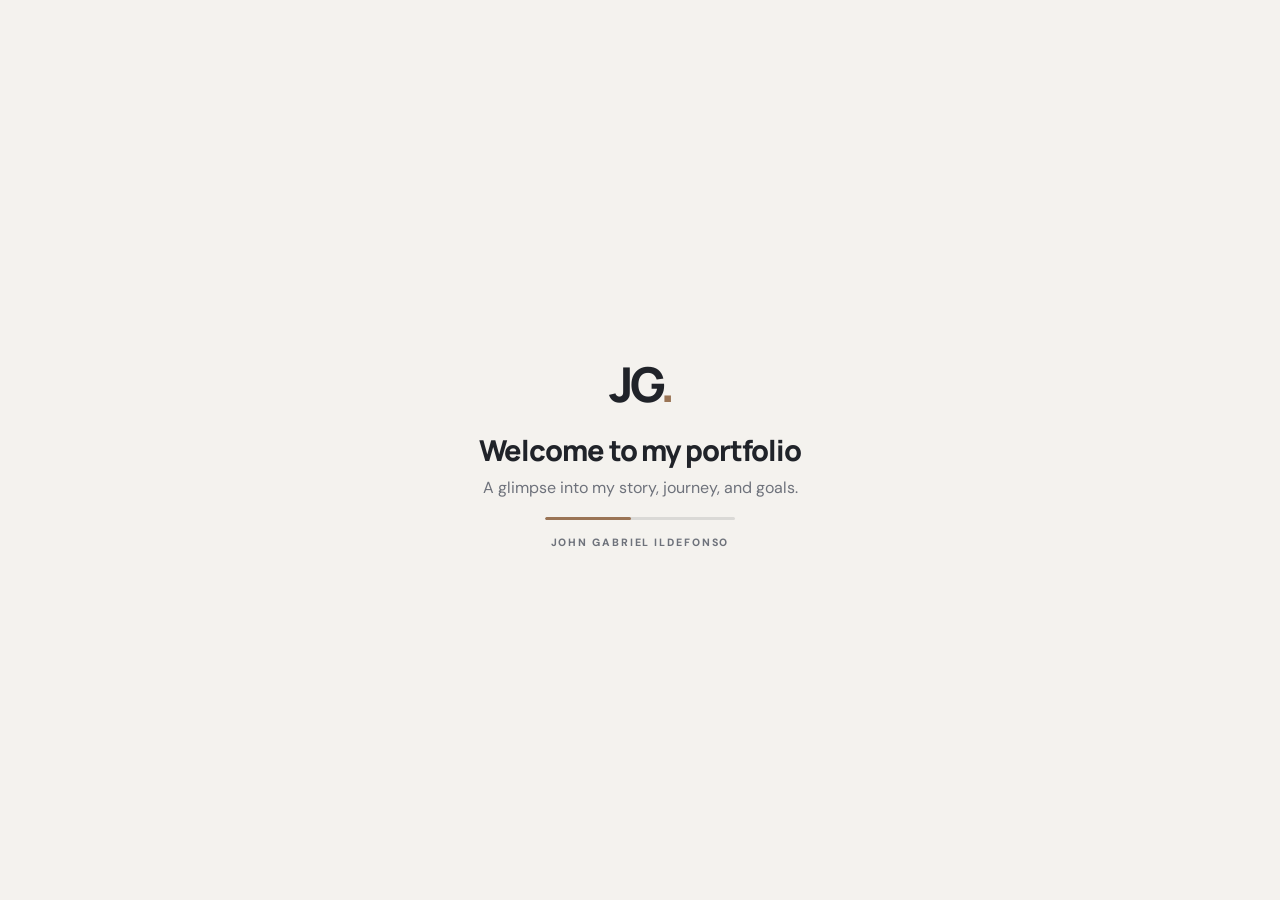
<file: index.html>
<!DOCTYPE html>
<html lang="en">

<head>
  <meta charset="UTF-8">
  <meta name="viewport" content="width=device-width, initial-scale=1.0">
  <meta name="description"
    content="The personal portfolio of John Gabriel Ildefonso, a first-year BS Information Technology student.">
  <title>John Gabriel Ildefonso | Home</title>
  <link rel="preconnect" href="https://fonts.googleapis.com">
  <link rel="preconnect" href="https://fonts.gstatic.com" crossorigin>
  <link
    href="https://fonts.googleapis.com/css2?family=DM+Sans:wght@400;500;600;700&family=Manrope:wght@400;500;600;700;800&display=swap"
    rel="stylesheet">
  <link rel="stylesheet" href="css/style.css">
  <script src="js/script.js" defer></script>
</head>

<body data-page="home">
  <div class="home-loader" id="homeLoader" aria-label="Loading portfolio" role="status">
    <div class="loader-mark">JG<span>.</span></div>
    <p class="loader-welcome">Welcome to my portfolio</p>
    <p class="loader-subtitle">A glimpse into my story, journey, and goals.</p>
    <div class="loader-track"><span></span></div><small>JOHN GABRIEL ILDEFONSO</small>
  </div>
  <div class="site-shell">
    <header class="site-header">
      <nav class="navbar" aria-label="Main navigation">
        <a class="logo" href="index.html" data-nav>JG<span>.</span></a>
        <button class="menu-toggle pressable" id="menuToggle" type="button" aria-label="Open navigation"
          aria-expanded="false">☰</button>
        <ul class="nav-links" id="navLinks">
          <li><a href="index.html" data-page-link="home" data-nav aria-current="page">Home</a></li>
          <li><a href="about.html" data-page-link="about" data-nav>Personal Information</a></li>
          <li><a href="education.html" data-page-link="education" data-nav>Achievements</a></li>
          <li><a href="family.html" data-page-link="family" data-nav>Family</a></li>
          <li><a href="contact.html" data-page-link="contact" data-nav>Contact</a></li>
          <li><button id="themeToggle" class="theme-toggle pressable" type="button" aria-label="Switch to dark mode"
              title="Switch theme">☾</button></li>
        </ul>
      </nav>
    </header>

    <main class="page-main home-main">
      <section class="page-content hero-page">
        <div class="hero-grid">
          <div class="hero-copy">
            <h1 class="home-greeting"><span class="greeting-line">Hi, I'm</span><br><span id="typing-name"
                class="typing-name" aria-label="John Gabriel Ildefonso">John Gabriel Ildefonso</span></h1>
            <div class="student-identity" aria-label="Academic information"><span class="identity-section">Black
                Section</span><span class="identity-class">CITCS 1F-B</span><span class="identity-track">Network and
                Security Track</span></div>
          </div>
          <div class="hero-visual">
            <div class="photo-frame tilt-card">
              <div class="photo-placeholder">
                <img src="images/profile.jpg" alt="Portrait of John Gabriel Ildefonso"
                  onerror="this.style.display='none'; this.parentElement.classList.add('no-photo');">
                <span class="placeholder-initials image-fallback">JG</span>
              </div>
              <div class="photo-caption"><span class="caption-mark">✳</span>
                <div><strong>John Gabriel Ildefonso</strong><small>Student • Aspiring IT Professional</small></div>
              </div>
            </div>
            <div class="orbit orbit-one"></div>
            <div class="orbit orbit-two"></div>
            <div class="floating-tag tag-top">Curious mind <span>✦</span></div>
            <div class="floating-tag tag-bottom"><span class="tag-dot"></span> Currently learning</div>
          </div>
        </div>
        <nav class="page-switcher" aria-label="Explore all portfolio pages">
          <span class="switcher-label">EXPLORE</span>
          <div class="switcher-links">
            <a href="index.html" data-nav data-page-link="home" aria-current="page">Home</a>
            <a href="about.html" data-nav data-page-link="about">Personal Information</a>
            <a href="education.html" data-nav data-page-link="education">Achievements</a>
            <a href="family.html" data-nav data-page-link="family">Family</a>
            <a href="contact.html" data-nav data-page-link="contact">Contact</a>
          </div>
        </nav>

        <div class="page-indicator">01 <span></span> 05</div>
      </section>
    </main>

    <footer class="site-footer">
      <a class="footer-logo" href="index.html" data-nav>JG<span>.</span></a>
      <p>Designed as a little corner of the internet to tell my story.</p>
      <small>© <span class="current-year"></span> John Gabriel Ildefonso.</small>
      <span class="footer-hint">USE THE MENU TO EXPLORE <b>↗</b></span>
    </footer>
  </div>
</body>

</html>
</file>
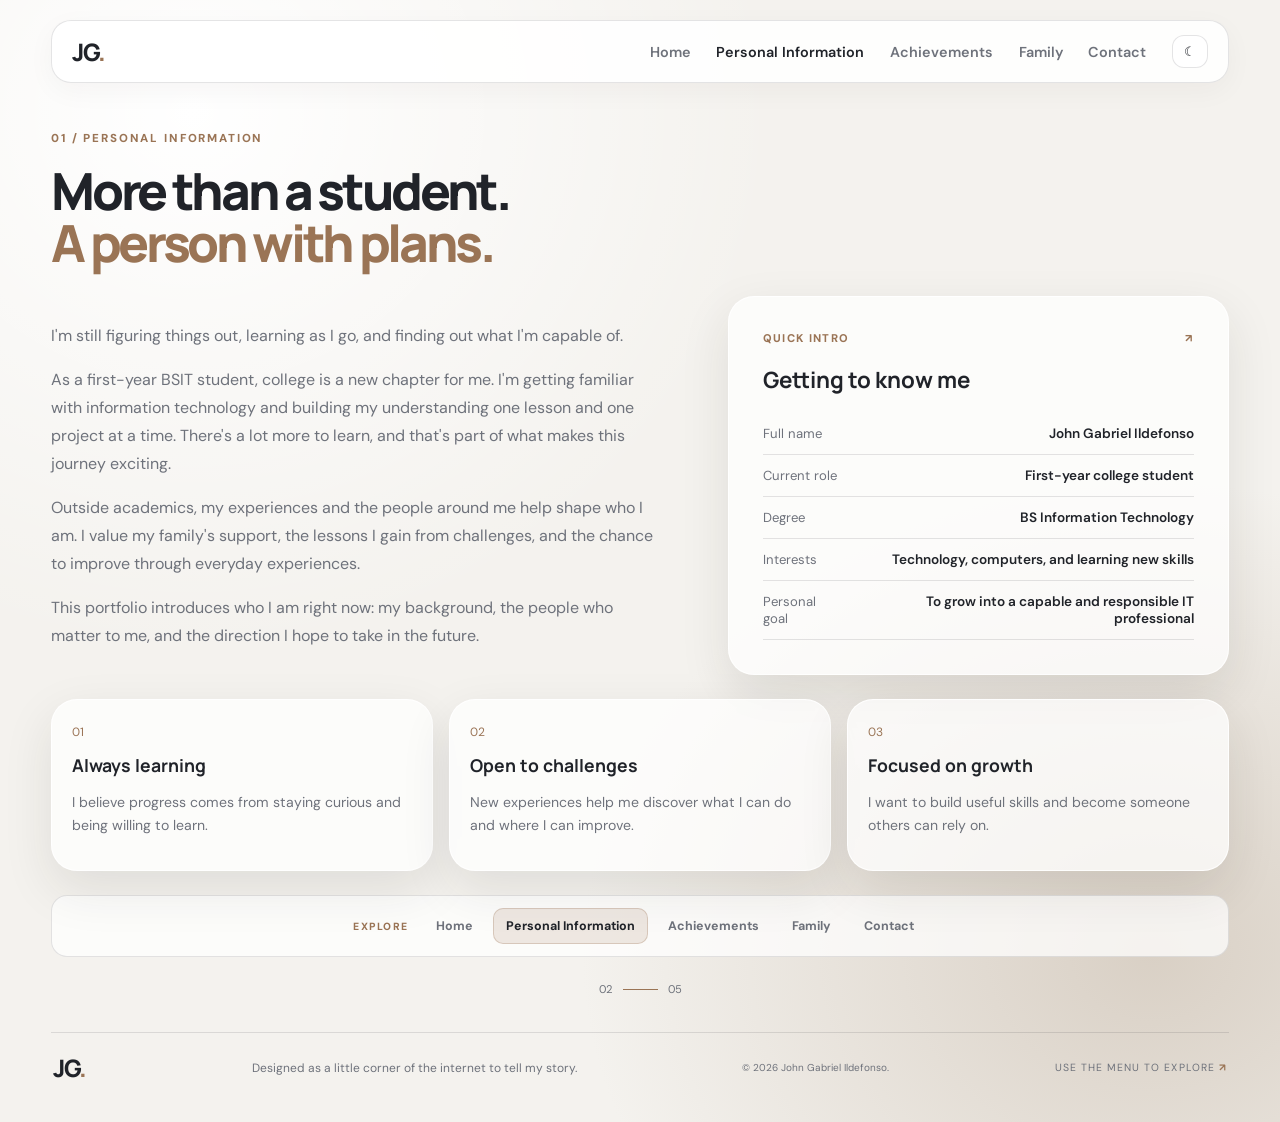
<file: about.html>
<!DOCTYPE html>
<html lang="en">

<head>
  <meta charset="UTF-8">
  <meta name="viewport" content="width=device-width, initial-scale=1.0">
  <meta name="description" content="Learn more about John Gabriel Ildefonso.">
  <title>John Gabriel Ildefonso | Personal Information</title>
  <link rel="preconnect" href="https://fonts.googleapis.com">
  <link rel="preconnect" href="https://fonts.gstatic.com" crossorigin>
  <link
    href="https://fonts.googleapis.com/css2?family=DM+Sans:wght@400;500;600;700&family=Manrope:wght@400;500;600;700;800&display=swap"
    rel="stylesheet">
  <link rel="stylesheet" href="css/style.css">
  <script src="js/script.js" defer></script>
</head>

<body data-page="about">
  <div class="site-shell">
    <header class="site-header">
      <nav class="navbar" aria-label="Main navigation">
        <a class="logo" href="index.html" data-nav>JG<span>.</span></a>
        <button class="menu-toggle pressable" id="menuToggle" type="button" aria-label="Open navigation"
          aria-expanded="false">☰</button>
        <ul class="nav-links" id="navLinks">
          <li><a href="index.html" data-page-link="home" data-nav>Home</a></li>
          <li><a href="about.html" data-page-link="about" data-nav aria-current="page">Personal Information</a></li>
          <li><a href="education.html" data-page-link="education" data-nav>Achievements</a></li>
          <li><a href="family.html" data-page-link="family" data-nav>Family</a></li>
          <li><a href="contact.html" data-page-link="contact" data-nav>Contact</a></li>
          <li><button id="themeToggle" class="theme-toggle pressable" type="button" aria-label="Switch to dark mode"
              title="Switch theme">☾</button></li>
        </ul>
      </nav>
    </header>

    <main class="page-main">
      <section class="page-content inner-page about-page">
        <div class="page-title">
          <p class="eyebrow">01 / PERSONAL INFORMATION</p>
          <h1>More than a student.<br><span>A person with plans.</span></h1>
        </div>
        <div class="about-layout">
          <article class="about-story">
            <p class="lead">I'm still figuring things out, learning as I go, and finding out what I'm capable of.</p>
            <p>As a first-year BSIT student, college is a new chapter for me. I'm getting familiar with information
              technology and building my understanding one lesson and one project at a time. There's a lot more to
              learn, and that's part of what makes this journey exciting.</p>
            <p>Outside academics, my experiences and the people around me help shape who I am. I value my family's
              support, the lessons I gain from challenges, and the chance to improve through everyday experiences.</p>
            <p>This portfolio introduces who I am right now: my background, the people who matter to me, and the
              direction I hope to take in the future.</p>
          </article>
          <aside class="profile-panel tilt-card">
            <div class="panel-top"><span>QUICK INTRO</span><span class="panel-icon">↗</span></div>
            <h2>Getting to know me</h2>
            <dl class="info-list">
              <div>
                <dt>Full name</dt>
                <dd>John Gabriel Ildefonso</dd>
              </div>
              <div>
                <dt>Current role</dt>
                <dd>First-year college student</dd>
              </div>
              <div>
                <dt>Degree</dt>
                <dd>BS Information Technology</dd>
              </div>
              <div>
                <dt>Interests</dt>
                <dd>Technology, computers, and learning new skills</dd>
              </div>
              <div>
                <dt>Personal goal</dt>
                <dd>To grow into a capable and responsible IT professional</dd>
              </div>
            </dl>
          </aside>
        </div>
        <div class="qualities">
          <div class="quality-card tilt-card"><span>01</span><strong>Always learning</strong>
            <p>I believe progress comes from staying curious and being willing to learn.</p>
          </div>
          <div class="quality-card tilt-card"><span>02</span><strong>Open to challenges</strong>
            <p>New experiences help me discover what I can do and where I can improve.</p>
          </div>
          <div class="quality-card tilt-card"><span>03</span><strong>Focused on growth</strong>
            <p>I want to build useful skills and become someone others can rely on.</p>
          </div>
        </div>
        <nav class="page-switcher" aria-label="Explore all portfolio pages">
          <span class="switcher-label">EXPLORE</span>
          <div class="switcher-links">
            <a href="index.html" data-nav data-page-link="home">Home</a>
            <a href="about.html" data-nav data-page-link="about" aria-current="page">Personal Information</a>
            <a href="education.html" data-nav data-page-link="education">Achievements</a>
            <a href="family.html" data-nav data-page-link="family">Family</a>
            <a href="contact.html" data-nav data-page-link="contact">Contact</a>
          </div>
        </nav>

        <div class="page-indicator">02 <span></span> 05</div>
      </section>
    </main>

    <footer class="site-footer"><a class="footer-logo" href="index.html" data-nav>JG<span>.</span></a>
      <p>Designed as a little corner of the internet to tell my story.</p><small>© <span class="current-year"></span>
        John Gabriel Ildefonso.</small><span class="footer-hint">USE THE MENU TO EXPLORE <b>↗</b></span>
    </footer>
  </div>
</body>

</html>
</file>
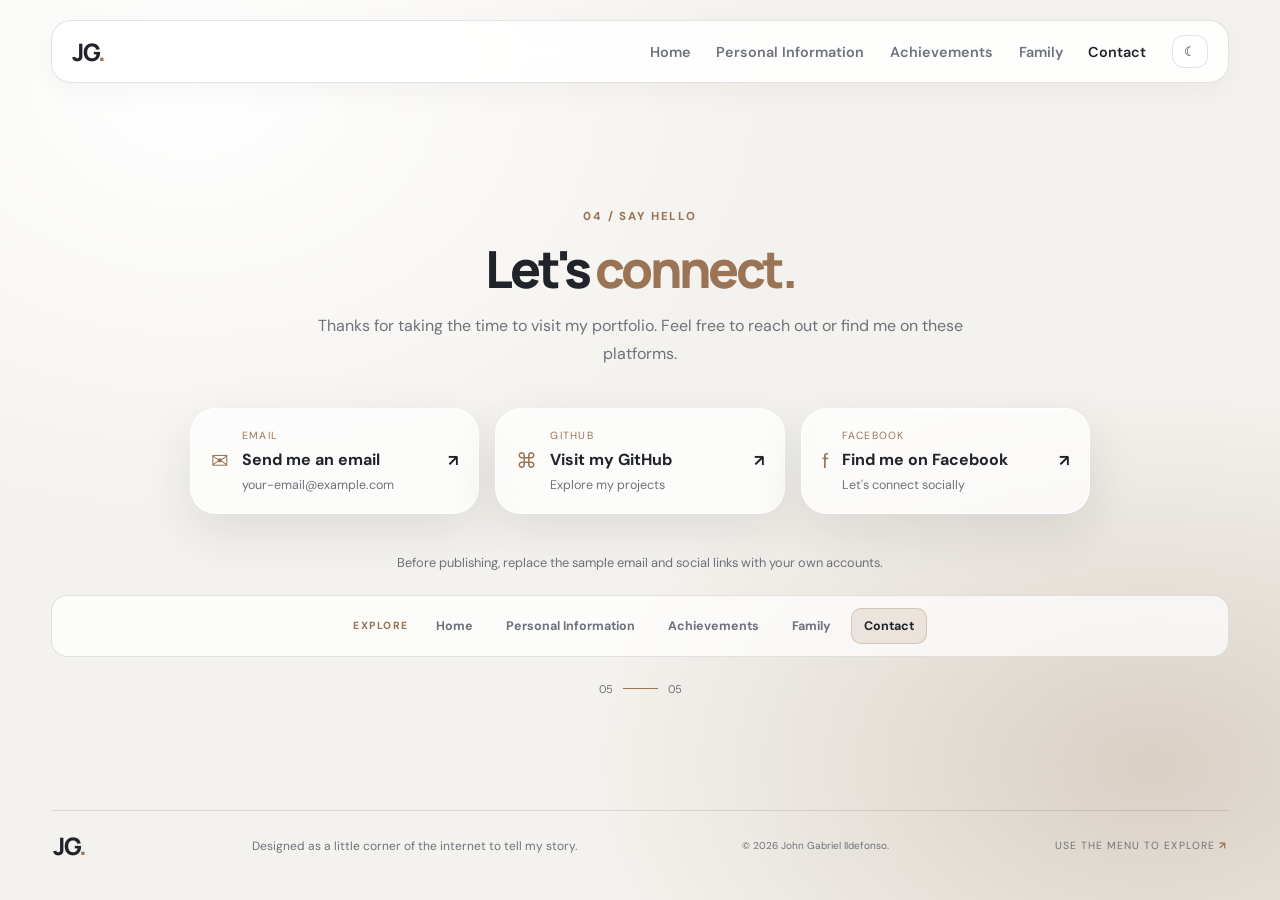
<file: contact.html>
<!DOCTYPE html>
<html lang="en">

<head>
  <meta charset="UTF-8">
  <meta name="viewport" content="width=device-width, initial-scale=1.0">
  <meta name="description" content="Contact John Gabriel Ildefonso.">
  <title>John Gabriel Ildefonso | Contact</title>
  <link rel="preconnect" href="https://fonts.googleapis.com">
  <link rel="preconnect" href="https://fonts.gstatic.com" crossorigin>
  <link
    href="https://fonts.googleapis.com/css2?family=DM+Sans:wght@400;500;600;700&family=Manrope:wght@400;500;600;700;800&display=swap"
    rel="stylesheet">
  <link rel="stylesheet" href="css/style.css">
  <script src="js/script.js" defer></script>
</head>

<body data-page="contact">
  <div class="site-shell">
    <header class="site-header">
      <nav class="navbar" aria-label="Main navigation">
        <a class="logo" href="index.html" data-nav>JG<span>.</span></a><button class="menu-toggle pressable"
          id="menuToggle" type="button" aria-label="Open navigation" aria-expanded="false">☰</button>
        <ul class="nav-links" id="navLinks">
          <li><a href="index.html" data-page-link="home" data-nav>Home</a></li>
          <li><a href="about.html" data-page-link="about" data-nav>Personal Information</a></li>
          <li><a href="education.html" data-page-link="education" data-nav>Achievements</a></li>
          <li><a href="family.html" data-page-link="family" data-nav>Family</a></li>
          <li><a href="contact.html" data-page-link="contact" data-nav aria-current="page">Contact</a></li>
          <li><button id="themeToggle" class="theme-toggle pressable" type="button" aria-label="Switch to dark mode"
              title="Switch theme">☾</button></li>
        </ul>
      </nav>
    </header>

    <main class="page-main">
      <section class="page-content inner-page contact-page">
        <div class="page-title centered">
          <p class="eyebrow">04 / SAY HELLO</p>
          <h1>Let's <span>connect.</span></h1>
          <p class="section-subtitle">Thanks for taking the time to visit my portfolio. Feel free to reach out or find
            me on these platforms.</p>
        </div>
        <div class="contact-grid">
          <a class="contact-card tilt-card" href="mailto:your-email@example.com"><span
              class="contact-symbol">✉</span><span class="contact-text"><small>EMAIL</small><strong>Send me an
                email</strong><em>your-email@example.com</em></span><b>↗</b></a>
          <a class="contact-card tilt-card" href="https://github.com/" target="_blank" rel="noopener noreferrer"><span
              class="contact-symbol">⌘</span><span class="contact-text"><small>GITHUB</small><strong>Visit my
                GitHub</strong><em>Explore my projects</em></span><b>↗</b></a>
          <a class="contact-card tilt-card" href="https://facebook.com/" target="_blank" rel="noopener noreferrer"><span
              class="contact-symbol">f</span><span class="contact-text"><small>FACEBOOK</small><strong>Find me on
                Facebook</strong><em>Let's connect socially</em></span><b>↗</b></a>
        </div>
        <p class="contact-reminder">Before publishing, replace the sample email and social links with your own accounts.
        </p>
        <nav class="page-switcher" aria-label="Explore all portfolio pages">
          <span class="switcher-label">EXPLORE</span>
          <div class="switcher-links">
            <a href="index.html" data-nav data-page-link="home">Home</a>
            <a href="about.html" data-nav data-page-link="about">Personal Information</a>
            <a href="education.html" data-nav data-page-link="education">Achievements</a>
            <a href="family.html" data-nav data-page-link="family">Family</a>
            <a href="contact.html" data-nav data-page-link="contact" aria-current="page">Contact</a>
          </div>
        </nav>

        <div class="page-indicator">05 <span></span> 05</div>
      </section>
    </main>

    <footer class="site-footer"><a class="footer-logo" href="index.html" data-nav>JG<span>.</span></a>
      <p>Designed as a little corner of the internet to tell my story.</p><small>© <span class="current-year"></span>
        John Gabriel Ildefonso.</small><span class="footer-hint">USE THE MENU TO EXPLORE <b>↗</b></span>
    </footer>
  </div>
</body>

</html>
</file>
<file: css/style.css>
@import url('https://fonts.googleapis.com/css2?family=DM+Sans:wght@400;500;600;700&family=Manrope:wght@400;600;700;800&display=swap');

:root {
  --bg: #f4f2ee;
  --surface: rgba(255, 255, 255, .72);
  --ink: #202329;
  --muted: #6e727b;
  --accent: #9a7455;
  --line: rgba(32, 35, 41, .12);
  --nav-bg: rgba(255, 255, 255, .88);
  --shadow: 0 18px 50px rgba(38, 35, 30, .10);
}

* {
  box-sizing: border-box
}

html {
  scroll-behavior: smooth
}

body {
  margin: 0;
  font-family: 'DM Sans', sans-serif;
  color: var(--ink);
  background: radial-gradient(ellipse at 15% 10%, #fff 0, transparent 38%), radial-gradient(ellipse at 90% 85%, #d9d0c5 0, transparent 35%), var(--bg);
  min-height: 100vh
}

.site-shell {
  min-height: 100vh;
  display: flex;
  flex-direction: column;
  padding: 20px clamp(16px, 4vw, 56px);
  max-width: 1600px;
  margin: auto
}

.site-header {
  position: relative;
  z-index: 5
}

.navbar {
  display: flex;
  align-items: center;
  justify-content: space-between;
  padding: 14px 20px;
  border: 1px solid var(--line);
  border-radius: 20px;
  background: var(--nav-bg);
  backdrop-filter: blur(18px);
  box-shadow: 0 8px 28px #29231b0a
}

.logo,
.footer-logo {
  font: 800 1.5rem Manrope;
  text-decoration: none;
  color: var(--ink);
  letter-spacing: -.06em
}

.logo span,
.footer-logo span {
  color: var(--accent)
}

.nav-links {
  display: flex;
  align-items: center;
  gap: clamp(10px, 2vw, 28px);
  list-style: none;
  margin: 0;
  padding: 0
}

.nav-links a {
  font-size: .9rem;
  text-decoration: none;
  color: var(--muted);
  font-weight: 600;
  transition: color .2s
}

.nav-links a:hover,
.nav-links a[aria-current=page] {
  color: var(--ink)
}

.theme-toggle,
.menu-toggle {
  border: 1px solid var(--line);
  background: var(--surface);
  border-radius: 12px;
  padding: 8px 11px;
  cursor: pointer;
  color: var(--ink)
}

.menu-toggle {
  display: none
}

.page-main {
  flex: 1;
  display: grid;
  place-items: center;
  padding: clamp(20px, 4vh, 50px) 0
}

.page-content {
  width: 100%;
  max-width: 1250px
}

.hero-grid,
.about-layout {
  display: grid;
  grid-template-columns: 1.1fr .9fr;
  align-items: center;
  gap: clamp(28px, 5vw, 70px)
}

.eyebrow {
  font-size: .72rem;
  font-weight: 800;
  letter-spacing: .16em;
  color: var(--accent);
  text-transform: uppercase
}

.status-dot,
.tag-dot {
  display: inline-block;
  width: 7px;
  height: 7px;
  background: #7e9d7d;
  border-radius: 50%;
  margin-right: 8px
}

.hero-copy h1,
.page-title h1 {
  font: 800 clamp(2.6rem, 5.4vw, 5.5rem)/1.02 Manrope;
  letter-spacing: -.065em;
  margin: 18px 0
}

.hero-copy h1 span,
.page-title h1 span {
  color: var(--accent)
}

.hero-copy h2 {
  font: 600 clamp(1.15rem, 2vw, 1.6rem) Manrope;
  margin: 0 0 18px
}

.hero-description,
.about-story p,
.section-subtitle {
  color: var(--muted);
  line-height: 1.75;
  max-width: 62ch
}

.hero-actions {
  display: flex;
  gap: 12px;
  margin: 28px 0
}

.button {
  padding: 13px 18px;
  border-radius: 14px;
  text-decoration: none;
  font-weight: 700;
  font-size: .9rem;
  transition: transform .2s, box-shadow .2s
}

.button:hover {
  transform: translateY(-3px)
}

.button-primary {
  background: var(--ink);
  color: white;
  box-shadow: var(--shadow)
}

.button-outline {
  border: 1px solid var(--line);
  color: var(--ink);
  background: var(--surface)
}

.hero-note {
  display: flex;
  align-items: center;
  gap: 10px;
  color: var(--muted);
  font-size: .82rem
}

.note-line {
  height: 1px;
  width: 28px;
  background: var(--accent)
}

.hero-visual {
  position: relative;
  display: grid;
  place-items: center;
  min-height: 430px;
  perspective: 900px
}

.photo-frame,
.profile-panel,
.timeline-card,
.quality-card,
.contact-card,
.family-card {
  background: var(--surface);
  border: 1px solid rgba(255, 255, 255, .85);
  box-shadow: var(--shadow);
  backdrop-filter: blur(18px);
  border-radius: 26px
}

.photo-frame {
  width: min(100%, 370px);
  padding: 12px;
  transform: rotateY(-5deg) rotateX(2deg);
  transition: transform .35s
}

.photo-frame:hover {
  transform: rotateY(0) rotateX(0) translateY(-5px)
}

.photo-placeholder {
  height: 370px;
  overflow: hidden;
  border-radius: 18px;
  background: linear-gradient(145deg, #d8c9b8, #eee8df);
  position: relative;
  display: grid;
  place-items: center
}

.photo-placeholder img {
  width: 100%;
  height: 100%;
  object-fit: cover
}

.placeholder-initials {
  position: absolute;
  font: 800 4rem Manrope;
  color: #8b725d;
  pointer-events: none
}

.photo-caption {
  display: flex;
  align-items: center;
  gap: 12px;
  padding: 15px 7px 5px
}

.photo-caption strong,
.photo-caption small {
  display: block
}

.photo-caption small {
  color: var(--muted);
  margin-top: 3px
}

.caption-mark {
  color: var(--accent)
}

.orbit {
  position: absolute;
  border: 1px solid #a88b7040;
  border-radius: 50%;
  pointer-events: none
}

.orbit-one {
  width: 440px;
  height: 440px
}

.orbit-two {
  width: 500px;
  height: 500px;
  border-style: dashed
}

.floating-tag {
  position: absolute;
  background: #fffdf9e8;
  border: 1px solid var(--line);
  padding: 11px 15px;
  border-radius: 14px;
  box-shadow: 0 12px 30px #30251a12;
  font-size: .8rem;
  font-weight: 700
}

.tag-top {
  top: 12%;
  right: 0
}

.tag-bottom {
  bottom: 12%;
  left: 0
}

.page-title {
  margin-bottom: 28px
}

.page-title.centered {
  text-align: center
}

.page-title h1 {
  font-size: clamp(2.2rem, 4vw, 4rem)
}

.section-subtitle {
  margin: 0 auto
}

.profile-panel {
  padding: clamp(20px, 3vw, 34px)
}

.panel-top {
  display: flex;
  justify-content: space-between;
  color: var(--accent);
  font-size: .7rem;
  font-weight: 800;
  letter-spacing: .12em
}

.profile-panel h2 {
  font: 700 1.4rem Manrope
}

.info-list {
  margin: 0
}

.info-list div {
  display: flex;
  justify-content: space-between;
  gap: 18px;
  padding: 12px 0;
  border-bottom: 1px solid var(--line)
}

.info-list dt {
  color: var(--muted);
  font-size: .82rem
}

.info-list dd {
  text-align: right;
  margin: 0;
  font-weight: 600;
  font-size: .85rem
}

.qualities,
.education-grid,
.contact-grid,
.family-grid {
  display: grid;
  grid-template-columns: repeat(3, minmax(0, 1fr));
  gap: 16px;
  margin-top: 24px
}

.quality-card {
  padding: 20px
}

.quality-card span {
  color: var(--accent);
  font-size: .75rem
}

.quality-card strong {
  display: block;
  margin: 12px 0;
  font: 700 1.1rem Manrope
}

.quality-card p,
.timeline-card p,
.family-card p {
  color: var(--muted);
  line-height: 1.6;
  font-size: .88rem
}

.education-grid {
  grid-template-columns: repeat(4, minmax(0, 1fr))
}

.timeline-card {
  padding: 20px;
  display: flex;
  flex-direction: column
}

.timeline-card-top {
  display: flex;
  justify-content: space-between;
  align-items: center
}

.timeline-marker {
  background: #e8ded3;
  color: var(--accent);
  border-radius: 10px;
  padding: 8px;
  font-weight: 800
}

.timeline-label,
.family-role {
  font-size: .65rem;
  letter-spacing: .12em;
  color: var(--accent);
  font-weight: 800
}

.timeline-card h2 {
  font: 700 1.1rem Manrope
}

.school-detail {
  display: flex;
  flex-direction: column;
  gap: 4px;
  margin-top: 12px;
  font-size: .78rem
}

.school-detail span {
  color: var(--muted)
}

.school-detail strong {
  font-weight: 600
}

.current {
  border-color: #b69a7c
}

.family-grid {
  grid-template-columns: repeat(3, minmax(0, 1fr))
}

.family-card {
  overflow: hidden
}

.family-image {
  height: 190px;
  background: linear-gradient(135deg, #ddd0c2, #f2eae1);
  position: relative;
  display: grid;
  place-items: center
}

.family-image img {
  width: 100%;
  height: 100%;
  object-fit: cover
}

.family-image span {
  position: absolute;
  font: 800 3rem Manrope;
  color: #9a7455;
  pointer-events: none
}

.family-card-copy {
  padding: 20px
}

.family-card h2 {
  font: 700 1.1rem Manrope
}

.contact-grid {
  grid-template-columns: repeat(3, minmax(0, 1fr));
  max-width: 900px;
  margin: 40px auto
}

.contact-card {
  display: flex;
  align-items: center;
  gap: 13px;
  padding: 20px;
  text-decoration: none;
  color: var(--ink);
  transition: transform .2s
}

.contact-card:hover {
  transform: translateY(-5px)
}

.contact-symbol {
  font-size: 1.3rem;
  color: var(--accent)
}

.contact-text {
  flex: 1;
  min-width: 0
}

.contact-text small,
.contact-text strong,
.contact-text em {
  display: block
}

.contact-text small {
  font-size: .65rem;
  letter-spacing: .12em;
  color: var(--accent)
}

.contact-text strong {
  margin: 7px 0
}

.contact-text em {
  font-style: normal;
  color: var(--muted);
  font-size: .78rem;
  overflow-wrap: anywhere
}

.contact-reminder,
.family-note {
  color: var(--muted);
  font-size: .8rem;
  text-align: center
}

.page-indicator {
  display: flex;
  align-items: center;
  justify-content: center;
  gap: 10px;
  color: var(--muted);
  font-size: .7rem;
  margin-top: 25px
}

.page-indicator span {
  width: 35px;
  height: 1px;
  background: var(--accent)
}

.site-footer {
  display: flex;
  align-items: center;
  justify-content: space-between;
  gap: 18px;
  border-top: 1px solid var(--line);
  padding: 18px 2px;
  color: var(--muted);
  font-size: .75rem
}

.site-footer p {
  margin: 0
}

.footer-hint {
  font-size: .65rem;
  letter-spacing: .1em
}

.footer-hint b {
  color: var(--accent)
}

.modal {
  position: fixed;
  inset: 0;
  background: #17191dcc;
  backdrop-filter: blur(12px);
  z-index: 20;
  display: grid;
  place-items: center;
  padding: 20px;
  opacity: 0;
  visibility: hidden;
  transition: opacity .25s
}

.modal.open {
  opacity: 1;
  visibility: visible
}

.modal-card {
  max-width: 900px;
  width: 100%;
  max-height: 90vh;
  overflow: auto;
  background: #f8f5f0;
  border-radius: 24px;
  padding: 18px;
  display: grid;
  grid-template-columns: minmax(0, 1fr) minmax(220px, .7fr);
  gap: 20px;
  transform: scale(.96);
  transition: transform .25s
}

.modal.open .modal-card {
  transform: scale(1)
}

.modal img {
  width: 100%;
  height: min(65vh, 600px);
  object-fit: contain;
  background: #e7ded4;
  border-radius: 16px
}

.modal-copy {
  align-self: center
}

.modal-copy h2 {
  font: 700 1.5rem Manrope
}

.modal-copy p {
  line-height: 1.7;
  color: #64666c
}

.modal-close {
  border: 0;
  background: #e8ded3;
  border-radius: 50%;
  width: 38px;
  height: 38px;
  float: right;
  cursor: pointer;
  font-size: 1.2rem
}

@media(max-width:900px) {

  .hero-grid,
  .about-layout {
    grid-template-columns: 1fr
  }

  .hero-copy {
    order: 1
  }

  .hero-visual {
    order: 0;
    min-height: 350px
  }

  .photo-placeholder {
    height: 300px
  }

  .photo-frame {
    width: min(80%, 320px)
  }

  .orbit-one {
    width: 350px;
    height: 350px
  }

  .orbit-two {
    width: 390px;
    height: 390px
  }

  .education-grid {
    grid-template-columns: repeat(2, minmax(0, 1fr))
  }

  .qualities {
    grid-template-columns: 1fr
  }

  .site-footer {
    flex-wrap: wrap
  }

  .contact-grid {
    grid-template-columns: 1fr;
    max-width: 560px
  }

  .family-grid {
    grid-template-columns: repeat(2, minmax(0, 1fr))
  }
}

@media(max-width:600px) {
  .site-shell {
    padding: 12px
  }

  .navbar {
    padding: 12px 14px
  }

  .menu-toggle {
    display: block
  }

  .nav-links {
    display: none;
    position: absolute;
    top: 70px;
    left: 12px;
    right: 12px;
    padding: 15px;
    background: #fffdf9f5;
    border: 1px solid var(--line);
    border-radius: 16px;
    box-shadow: var(--shadow);
    flex-direction: column;
    align-items: stretch;
    gap: 4px
  }

  .nav-links.open {
    display: flex
  }

  .nav-links a {
    display: block;
    padding: 10px
  }

  .nav-links li:last-child {
    text-align: center
  }

  .page-main {
    padding: 24px 0
  }

  .hero-visual {
    min-height: 320px
  }

  .photo-placeholder {
    height: 260px
  }

  .photo-frame {
    width: 76%
  }

  .orbit-one {
    width: 300px;
    height: 300px
  }

  .orbit-two {
    width: 330px;
    height: 330px
  }

  .floating-tag {
    font-size: .68rem;
    padding: 8px 10px
  }

  .tag-top {
    right: -2px
  }

  .tag-bottom {
    left: -2px
  }

  .hero-copy h1 {
    font-size: clamp(2.5rem, 12vw, 4rem)
  }

  .hero-actions {
    flex-wrap: wrap
  }

  .page-title h1 {
    font-size: 2.4rem
  }

  .education-grid,
  .family-grid {
    grid-template-columns: 1fr
  }

  .info-list div {
    align-items: flex-start
  }

  .info-list dd {
    max-width: 58%;
  }

  .site-footer {
    justify-content: center;
    text-align: center
  }

  .footer-hint {
    width: 100%
  }

  .modal-card {
    grid-template-columns: 1fr;
    max-height: 88vh
  }

  .modal img {
    height: 42vh
  }

  .modal-copy h2 {
    margin-top: 8px
  }
}

@media(prefers-reduced-motion:reduce) {

  *,
  *::before,
  *::after {
    animation-duration: .01ms !important;
    transition-duration: .01ms !important;
    scroll-behavior: auto !important
  }
}


/* Persistent theme palettes and stronger navigation contrast */
html[data-theme="dark"] {
  color-scheme: dark;
  --bg: #17191d;
  --surface: rgba(38, 41, 47, .88);
  --ink: #f3f1ed;
  --muted: #b0b4bc;
  --line: rgba(255, 255, 255, .14);
  --nav-bg: rgba(35, 38, 44, .94);
  --shadow: 0 18px 50px rgba(0, 0, 0, .28);
}

html[data-theme="dark"] body {
  background: radial-gradient(ellipse at 15% 10%, rgba(125, 119, 112, .24) 0, transparent 38%), radial-gradient(ellipse at 90% 85%, rgba(154, 116, 85, .20) 0, transparent 35%), var(--bg);
}

html[data-theme="dark"] .navbar {
  border-color: var(--line);
}

html[data-theme="dark"] .nav-links a,
html[data-theme="dark"] .logo {
  color: var(--ink);
}

html[data-theme="dark"] .nav-links a:hover,
html[data-theme="dark"] .nav-links a[aria-current="page"] {
  color: #d6ad87;
}

html[data-theme="dark"] .theme-toggle,
html[data-theme="dark"] .menu-toggle {
  background: rgba(255, 255, 255, .10);
  color: var(--ink);
  border-color: var(--line);
}

html[data-theme="dark"] .floating-tag {
  background: rgba(38, 41, 47, .92);
  color: var(--ink);
}

html[data-theme="dark"] .timeline-marker {
  background: rgba(154, 116, 85, .22);
}

.placeholder-initials[hidden],
.image-fallback[hidden] {
  display: none !important;
}

.achievement-image {
  height: 118px;
  overflow: hidden;
  border-radius: 16px;
  margin: 16px 0 4px;
  background: #e7ded4;
}

.achievement-image.image-upload-placeholder {
  display: flex;
  align-items: center;
  justify-content: center;
  border: 1px dashed var(--line);
  background: linear-gradient(135deg, rgba(154, 116, 85, .10), rgba(255, 255, 255, .025));
  color: var(--muted);
  font-size: .72rem;
  font-weight: 700;
  letter-spacing: .12em;
}

.achievement-image.image-upload-placeholder span {
  text-align: center;
  padding: 12px;
}

.achievement-image img {
  width: 100%;
  height: 100%;
  object-fit: cover;
  display: block;
  transition: transform .35s ease;
}

.timeline-card:hover .achievement-image img {
  transform: scale(1.045);
}

.family-image {
  overflow: hidden;
  border-radius: 20px 20px 0 0;
}

.family-image img {
  display: block;
}

@media (max-width:600px) {
  .nav-links {
    background: var(--nav-bg);
    color: var(--ink);
  }

  .nav-links a {
    color: var(--ink);
  }
}


/* Subtle transitions between portfolio pages */
@keyframes pageFadeIn {
  from {
    opacity: 0;
    transform: translateY(9px);
  }

  to {
    opacity: 1;
    transform: translateY(0);
  }
}

@keyframes pageFadeOut {
  from {
    opacity: 1;
    transform: translateY(0);
  }

  to {
    opacity: 0;
    transform: translateY(-6px);
  }
}

body.page-ready {
  animation: pageFadeIn .42s cubic-bezier(.2, .7, .2, 1) both;
}

body.page-leaving {
  animation: pageFadeOut .22s ease both;
  pointer-events: none;
}

@media (prefers-reduced-motion: reduce) {

  body.page-ready,
  body.page-leaving {
    animation: none !important;
  }
}


/* Refined home hero, image sizing, universal image zoom and page switcher */
.home-main {
  padding-top: clamp(16px, 2.5vh, 30px);
}

.home-greeting {
  max-width: 760px;
  font-size: clamp(2.8rem, 6vw, 6rem) !important;
  line-height: 1.04 !important;
}

.home-greeting span {
  display: inline-block;
}

.hero-visual {
  min-height: 500px;
}

.photo-frame {
  width: min(100%, 430px);
}

.photo-placeholder {
  height: 430px;
}

.photo-placeholder img {
  cursor: zoom-in;
}

.family-image img,
.achievement-image img {
  cursor: zoom-in;
}

.family-image {
  height: 220px;
}

.achievement-image {
  height: 145px;
}

.family-image.image-placeholder::after {
  content: "ADD YOUR PHOTO";
  position: absolute;
  bottom: 12px;
  left: 0;
  right: 0;
  text-align: center;
  font-size: .65rem;
  font-weight: 800;
  letter-spacing: .14em;
  color: #80664f;
}

.family-image.image-placeholder .image-fallback {
  top: 50%;
  left: 50%;
  transform: translate(-50%, -50%);
}

.page-switcher {
  display: flex;
  align-items: center;
  justify-content: center;
  flex-wrap: wrap;
  gap: 14px;
  margin: 24px auto 0;
  padding: 12px 14px;
  max-width: 100%;
  border: 1px solid var(--line);
  border-radius: 16px;
  background: var(--surface);
}

.switcher-label {
  color: var(--accent);
  font-size: .65rem;
  font-weight: 800;
  letter-spacing: .14em;
}

.switcher-links {
  display: flex;
  flex-wrap: wrap;
  justify-content: center;
  gap: 7px;
}

.switcher-links a {
  text-decoration: none;
  color: var(--muted);
  font-size: .78rem;
  font-weight: 700;
  padding: 9px 12px;
  border: 1px solid transparent;
  border-radius: 10px;
  transition: background .22s ease, color .22s ease, transform .22s ease, border-color .22s ease;
}

.switcher-links a:hover {
  color: var(--ink);
  background: var(--surface);
  border-color: var(--line);
  transform: translateY(-2px);
}

.switcher-links a[aria-current="page"] {
  color: var(--ink);
  background: rgba(154, 116, 85, .15);
  border-color: rgba(154, 116, 85, .28);
}

.home-loader {
  position: fixed;
  inset: 0;
  z-index: 100;
  display: grid;
  align-content: center;
  justify-items: center;
  gap: 16px;
  background: var(--bg);
  transition: opacity .45s ease, visibility .45s ease;
}

.home-loader.is-hidden {
  opacity: 0;
  visibility: hidden;
  pointer-events: none;
}

.loader-mark {
  font: 800 3rem Manrope, sans-serif;
  letter-spacing: -.08em;
  color: var(--ink);
  animation: loaderPulse 1s ease-in-out infinite alternate;
}

.loader-mark span {
  color: var(--accent);
}

.loader-track {
  width: 150px;
  height: 3px;
  overflow: hidden;
  border-radius: 9px;
  background: var(--line);
}

.loader-track span {
  display: block;
  width: 45%;
  height: 100%;
  border-radius: 9px;
  background: var(--accent);
  animation: loaderProgress .9s ease-in-out infinite;
}

.home-loader small {
  color: var(--muted);
  font-size: .62rem;
  font-weight: 800;
  letter-spacing: .22em;
}

@keyframes loaderProgress {
  from {
    transform: translateX(-110%);
  }

  to {
    transform: translateX(340%);
  }
}

@keyframes loaderPulse {
  from {
    opacity: .65;
    transform: scale(.97);
  }

  to {
    opacity: 1;
    transform: scale(1.03);
  }
}

/* Clicked images open in an animated, accessible lightbox. */
.family-image img,
.achievement-image img,
.photo-placeholder img {
  transition: transform .35s cubic-bezier(.2, .7, .2, 1), filter .35s ease;
}

.family-image:hover img,
.achievement-image:hover img,
.photo-placeholder:hover img {
  transform: scale(1.035);
}

.modal-card {
  animation: modalPop .3s cubic-bezier(.2, .8, .2, 1) both;
}

@keyframes modalPop {
  from {
    opacity: 0;
    transform: translateY(18px) scale(.94);
  }

  to {
    opacity: 1;
    transform: translateY(0) scale(1);
  }
}

html[data-theme="dark"] .page-switcher {
  background: var(--surface);
}

html[data-theme="dark"] .switcher-links a {
  color: var(--muted);
}

html[data-theme="dark"] .switcher-links a[aria-current="page"] {
  color: var(--ink);
}

@media(max-width:900px) {
  .hero-visual {
    min-height: 440px;
  }

  .photo-placeholder {
    height: 380px;
  }
}

@media(max-width:600px) {
  .home-greeting {
    font-size: clamp(2.5rem, 11vw, 4rem) !important;
  }

  .hero-visual {
    min-height: 340px;
  }

  .photo-frame {
    width: min(82%, 340px);
  }

  .photo-placeholder {
    height: 320px;
  }

  .family-image {
    height: 210px;
  }

  .page-switcher {
    margin-top: 18px;
    padding: 10px;
  }

  .switcher-links {
    gap: 5px;
  }

  .switcher-links a {
    padding: 8px 9px;
    font-size: .72rem;
  }
}

@media(prefers-reduced-motion:reduce) {

  .home-loader,
  .loader-mark,
  .loader-track span {
    animation: none !important;
    transition: none !important;
  }
}

.modal img.image-pop {
  animation: expandedImage .38s cubic-bezier(.2, .8, .2, 1) both;
}

@keyframes expandedImage {
  from {
    opacity: .5;
    transform: scale(.92);
  }

  to {
    opacity: 1;
    transform: scale(1);
  }
}

/* Polished image viewer, homepage identity and welcome sequence */
.home-greeting .greeting-line {
  color: var(--ink);
}

.typing-name {
  display: inline-block;
  min-height: 1.08em;
  color: var(--accent);
}

.typing-name::after {
  content: "";
  display: inline-block;
  width: 2px;
  height: .78em;
  margin-left: 5px;
  vertical-align: -.02em;
  background: var(--accent);
  animation: typingCaret .8s steps(1) infinite;
}

@keyframes typingCaret {
  50% {
    opacity: 0;
  }
}

.student-identity {
  display: flex;
  flex-direction: column;
  align-items: flex-start;
  gap: 5px;
  margin-top: 17px;
  padding-left: 15px;
  border-left: 2px solid var(--accent);
}

.student-identity span {
  line-height: 1.35;
}

.identity-section {
  color: var(--ink);
  font: 800 .98rem Manrope, sans-serif;
  letter-spacing: .025em;
}

.identity-class {
  color: var(--muted);
  font-weight: 700;
  font-size: .88rem;
}

.identity-track {
  color: var(--muted);
  font-size: .82rem;
}

.home-loader {
  padding: 24px;
  text-align: center;
}

.loader-welcome {
  margin: 0;
  color: var(--ink);
  font: 800 clamp(1.35rem, 3vw, 1.8rem)/1.25 Manrope, sans-serif;
  letter-spacing: -.035em;
}

.loader-subtitle {
  margin: -7px 0 3px;
  color: var(--muted);
  font-size: clamp(.88rem, 1.6vw, 1rem);
}

.home-loader small {
  font-size: .66rem;
  letter-spacing: .18em;
}

.loader-track {
  width: 190px;
  height: 3px;
}

.loader-track span {
  animation-duration: 1.15s;
}

/* The same image viewer treatment is used for profile, family and achievement photos. */
.modal {
  padding: clamp(14px, 3vw, 34px);
  background: rgba(10, 12, 15, .78);
}

.modal-card {
  position: relative;
  width: min(1080px, 100%);
  max-height: min(88vh, 820px);
  overflow: hidden;
  grid-template-columns: minmax(0, 1.12fr) minmax(250px, .78fr);
  align-items: stretch;
  gap: clamp(20px, 3vw, 38px);
  padding: clamp(18px, 2.5vw, 30px);
  border: 1px solid rgba(255, 255, 255, .7);
  border-radius: 28px;
  background: linear-gradient(145deg, #fffdfa, #f1ece5);
  box-shadow: 0 32px 100px rgba(0, 0, 0, .38);
}

.modal-image-wrap {
  min-width: 0;
  min-height: 300px;
  display: grid;
  place-items: center;
  overflow: hidden;
  border-radius: 20px;
  background: linear-gradient(145deg, #e9e1d7, #f7f3ee);
}

.modal img {
  display: block;
  width: 100%;
  height: min(68vh, 650px);
  max-height: 650px;
  object-fit: contain;
  background: transparent;
  border-radius: 0;
}

.modal-copy {
  align-self: center;
  padding: clamp(8px, 2vw, 24px) clamp(4px, 1vw, 14px);
}

.modal-kicker {
  display: inline-block;
  margin-bottom: 15px;
  color: #9a7455;
  font-size: .7rem;
  font-weight: 800;
  letter-spacing: .18em;
}

.modal-copy h2 {
  margin: 0 0 14px;
  color: #25272c;
  font: 800 clamp(1.45rem, 2.5vw, 2.1rem)/1.2 Manrope, sans-serif;
  letter-spacing: -.04em;
}

.modal-copy p {
  margin: 0;
  color: #626771;
  font-size: clamp(.95rem, 1.4vw, 1.08rem);
  line-height: 1.8;
}

.modal-hint {
  display: block;
  margin-top: 28px;
  color: #92949a;
  font-size: .72rem;
  line-height: 1.5;
}

.modal-close {
  position: absolute;
  z-index: 2;
  top: 14px;
  right: 14px;
  float: none;
  display: grid;
  place-items: center;
  width: 42px;
  height: 42px;
  border: 1px solid rgba(40, 40, 40, .08);
  background: #e9e0d6;
  color: #393a3e;
  box-shadow: 0 5px 18px rgba(0, 0, 0, .10);
  font-size: 1.35rem;
  transition: transform .2s ease, background .2s ease;
}

.modal-close:hover {
  transform: rotate(90deg);
  background: #dfd2c4;
}

.modal.open .modal-card {
  animation: modalPresent .42s cubic-bezier(.2, .8, .2, 1) both;
}

.modal.open .modal-image-wrap img {
  animation: modalImageReveal .55s cubic-bezier(.2, .8, .2, 1) both;
}

@keyframes modalPresent {
  from {
    opacity: 0;
    transform: translateY(20px) scale(.975);
  }

  to {
    opacity: 1;
    transform: translateY(0) scale(1);
  }
}

@keyframes modalImageReveal {
  from {
    opacity: .5;
    transform: scale(.965);
    filter: blur(3px);
  }

  to {
    opacity: 1;
    transform: scale(1);
    filter: blur(0);
  }
}

html[data-theme="dark"] .modal-card {
  background: linear-gradient(145deg, #292c32, #202329);
  border-color: rgba(255, 255, 255, .16);
}

html[data-theme="dark"] .modal-image-wrap {
  background: linear-gradient(145deg, #343840, #25282e);
}

html[data-theme="dark"] .modal-copy h2 {
  color: #f3f1ed;
}

html[data-theme="dark"] .modal-copy p {
  color: #c0c3ca;
}

html[data-theme="dark"] .modal-hint {
  color: #969ba5;
}

html[data-theme="dark"] .modal-close {
  color: #f3f1ed;
  background: #41454d;
  border-color: rgba(255, 255, 255, .12);
}

@media(max-width:720px) {
  .modal-card {
    grid-template-columns: 1fr;
    gap: 14px;
    max-height: 90vh;
    overflow-y: auto;
    padding: 14px;
    border-radius: 22px;
  }

  .modal-image-wrap {
    min-height: 220px;
    max-height: 48vh;
  }

  .modal img {
    height: 45vh;
    max-height: 440px;
  }

  .modal-copy {
    padding: 4px 8px 10px;
  }

  .modal-kicker {
    margin-bottom: 8px;
  }

  .modal-copy h2 {
    font-size: 1.35rem;
    margin-bottom: 8px;
  }

  .modal-copy p {
    font-size: .92rem;
    line-height: 1.6;
  }

  .modal-hint {
    margin-top: 14px;
  }

  .modal-close {
    top: 10px;
    right: 10px;
  }
}

@media(prefers-reduced-motion:reduce) {
  .typing-name::after {
    animation: none;
  }

  .modal.open .modal-card,
  .modal.open .modal-image-wrap img {
    animation: none !important;
  }
}


/* Family photo slots: add father.jpg, mother.jpg and family.jpg to images/. */
.family-image {
  position: relative;
  display: grid;
  place-items: center;
  background: linear-gradient(145deg, rgba(154, 116, 85, .20), rgba(40, 43, 49, .92));
}

.family-image.image-placeholder {
  outline: 1px dashed rgba(154, 116, 85, .55);
  outline-offset: -10px;
}

.family-image.image-placeholder .image-fallback {
  display: grid;
  place-items: center;
  width: 54px;
  height: 54px;
  border-radius: 50%;
  background: rgba(154, 116, 85, .22);
  color: var(--ink);
  font: 800 1.35rem Manrope, sans-serif;
}

.family-image.image-placeholder::before {
  content: "Add your photo";
  position: absolute;
  top: calc(50% + 42px);
  left: 0;
  right: 0;
  text-align: center;
  color: var(--muted);
  font-size: .78rem;
  font-weight: 700;
  letter-spacing: .04em;
}

.family-image.image-placeholder::after {
  content: "images/father.jpg  ·  mother.jpg  ·  family.jpg";
  bottom: 12px;
  font-size: .56rem;
  letter-spacing: .03em;
  color: var(--muted);
}

.family-image:not(.image-placeholder) {
  cursor: zoom-in;
}

/* The Senior High School milestone intentionally has no stock/broken image. */
.education-grid .timeline-card:nth-child(3)>h2 {
  margin-top: 32px;
}


/* ACHIEVEMENTS: compact one-screen desktop layout */
@media (min-width: 1000px) {

  html,
  body {
    min-height: 100%;
  }

  body {
    overflow-x: hidden;
  }

  body:has(.education-page) .site-shell {
    height: 100svh;
    min-height: 680px;
    overflow: hidden;
    padding-top: 12px;
    padding-bottom: 8px;
  }

  .education-page {
    width: 100%;
    max-width: none;
    display: flex;
    flex-direction: column;
    justify-content: center;
    gap: 10px;
  }

  .education-page .page-title {
    margin: 0 0 4px;
  }

  .education-page .page-title .eyebrow {
    margin: 0 0 5px;
    font-size: .62rem;
  }

  .education-page .page-title h1 {
    margin: 4px 0 5px;
    font-size: clamp(1.8rem, 2.5vw, 2.55rem);
    line-height: 1.05;
  }

  .education-page .section-subtitle {
    font-size: .82rem;
    line-height: 1.35;
  }

  .education-page .education-grid {
    display: grid;
    grid-template-columns: repeat(4, minmax(0, 1fr));
    align-items: stretch;
    gap: 12px;
    margin: 4px 0;
    min-height: 0;
  }

  .education-page .timeline-card {
    min-width: 0;
    padding: 13px;
    border-radius: 19px;
  }

  .education-page .timeline-marker {
    padding: 6px 8px;
    font-size: .82rem;
  }

  .education-page .timeline-label {
    font-size: .55rem;
  }

  .education-page .achievement-image {
    height: clamp(78px, 12vh, 112px);
    margin: 10px 0 2px;
    flex: 0 0 auto;
  }

  .education-page .timeline-card h2 {
    font-size: clamp(.86rem, 1.05vw, 1rem);
    line-height: 1.25;
    margin: 9px 0 5px;
  }

  .education-page .timeline-card p {
    font-size: clamp(.68rem, .82vw, .78rem);
    line-height: 1.42;
    margin: 5px 0;
  }

  .education-page .school-detail {
    margin-top: 7px;
    gap: 3px;
    font-size: .68rem;
    line-height: 1.25;
  }

  .education-page .page-switcher {
    margin: 5px auto 0;
    padding: 7px 10px;
    gap: 8px;
  }

  .education-page .switcher-links a {
    padding: 6px 9px;
    font-size: .7rem;
  }

  .education-page .page-indicator {
    display: none;
  }

  body:has(.education-page) .site-footer {
    padding: 8px 2px;
    font-size: .65rem;
  }
}

/* At narrow widths, preserve readable cards and allow natural scrolling. */
@media (max-width: 999px) {
  body:has(.education-page) .site-shell {
    height: auto;
    min-height: 100vh;
    overflow: visible;
  }

  .education-page .education-grid {
    grid-template-columns: repeat(2, minmax(0, 1fr));
  }
}

@media (max-width: 600px) {
  .education-page .education-grid {
    grid-template-columns: 1fr;
  }
}
</file>
